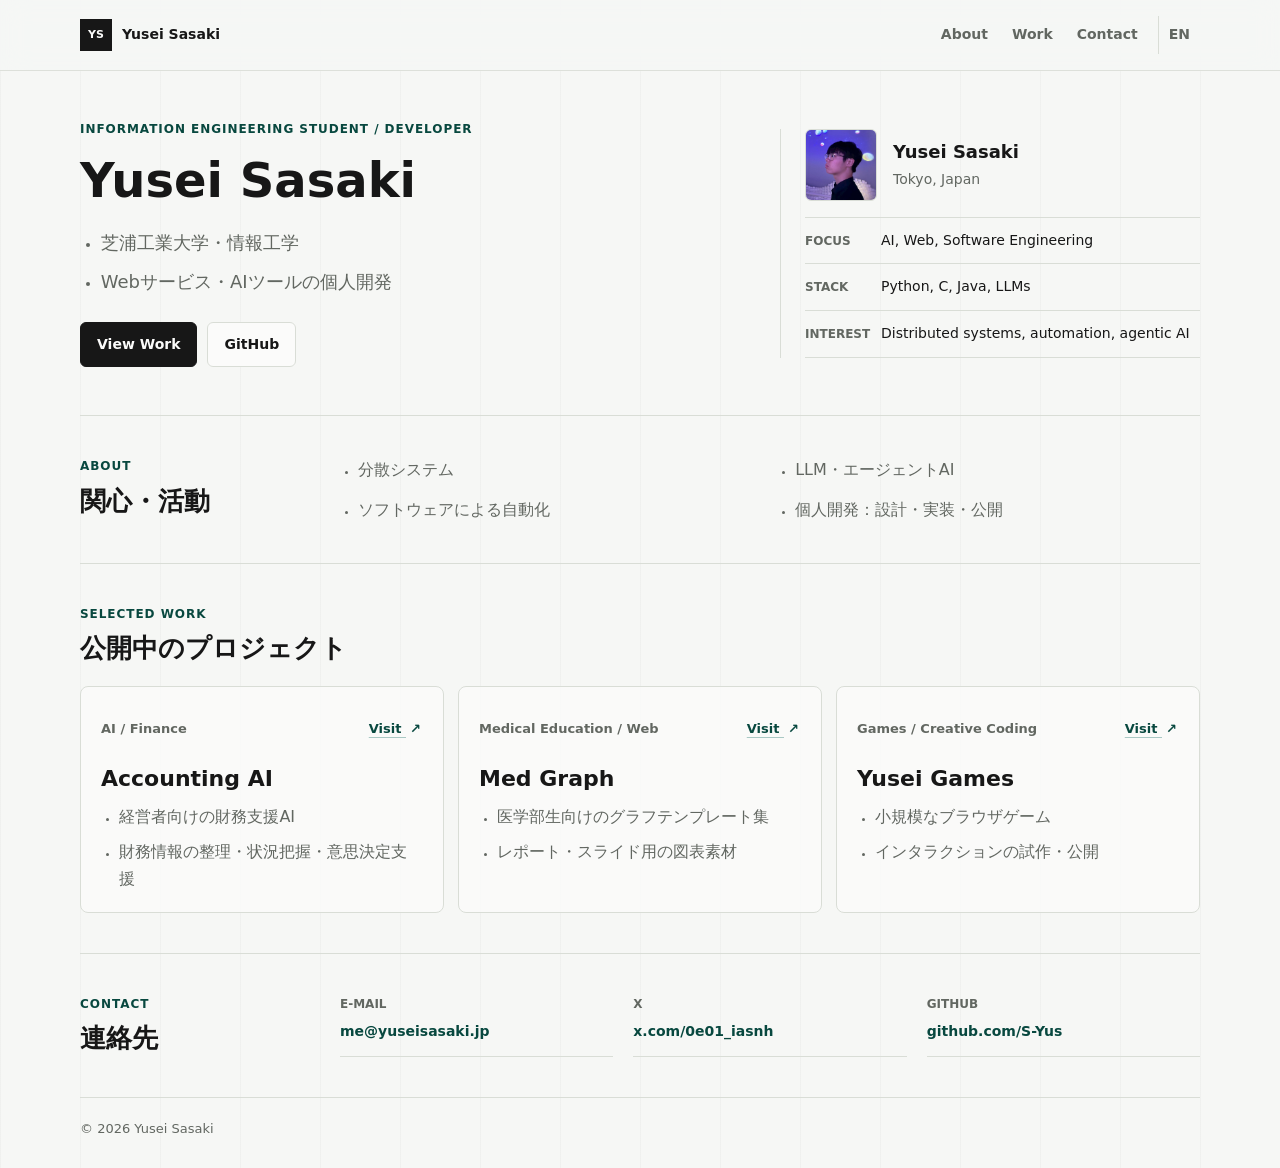
<file: index.html>
<!DOCTYPE html>
<html lang="ja">
<head>
  <meta charset="UTF-8" />
  <meta name="viewport" content="width=device-width, initial-scale=1.0" />
  <meta
    name="description"
    content="Yusei Sasakiのポートフォリオ。AI、Web開発、医療・教育領域のプロジェクトを掲載しています。"
  />
  <meta property="og:title" content="Yusei Sasaki | Portfolio" />
  <meta
    property="og:description"
    content="AI、Web開発、医療・教育領域を中心にした開発実績とプロフィール。"
  />
  <meta property="og:type" content="website" />
  <meta property="og:url" content="https://yuseisasaki.jp" />
  <title>Yusei Sasaki | Portfolio</title>
  <link rel="alternate" hreflang="ja" href="https://yuseisasaki.jp/" />
  <link rel="alternate" hreflang="en" href="https://yuseisasaki.jp/en.html" />
  <link rel="preconnect" href="https://github.com" />
  <link rel="stylesheet" href="style.css?v=20261114-3" />
</head>
<body>
  <div class="grid-signals" aria-hidden="true"><i></i><i></i><i></i></div>
  <header class="site-header">
    <a class="brand" href="#top" aria-label="Yusei Sasaki home">
      <span class="brand-mark">YS</span>
      <span>Yusei Sasaki</span>
    </a>
    <nav class="nav" aria-label="Primary navigation">
      <a href="#about">About</a>
      <a href="#work">Work</a>
      <a href="#contact">Contact</a>
      <a class="language-link" href="en.html" lang="en">EN</a>
    </nav>
  </header>

  <main id="top">
    <section class="hero" aria-labelledby="hero-title">
      <div class="hero-copy">
        <p class="eyebrow">Information Engineering Student / Developer</p>
        <h1 id="hero-title">Yusei Sasaki</h1>
        <ul class="fact-list lead">
          <li>芝浦工業大学・情報工学</li>
          <li>Webサービス・AIツールの個人開発</li>
        </ul>
        <div class="hero-actions" aria-label="Links">
          <a class="button primary" href="#work">View Work</a>
          <a class="button" href="https://github.com/S-Yus" target="_blank" rel="noopener noreferrer">
            GitHub
          </a>
        </div>
      </div>

      <aside class="profile-panel" aria-label="Profile summary">
        <img
          class="avatar"
          src="assets/profile.jpg"
          alt="Yusei Sasaki"
          width="96"
          height="96"
        />
        <div>
          <p class="profile-name">Yusei Sasaki</p>
          <p class="profile-text">Tokyo, Japan</p>
        </div>
        <dl class="facts">
          <div>
            <dt>Focus</dt>
            <dd>AI, Web, Software Engineering</dd>
          </div>
          <div>
            <dt>Stack</dt>
            <dd>Python, C, Java, LLMs</dd>
          </div>
          <div>
            <dt>Interest</dt>
            <dd>Distributed systems, automation, agentic AI</dd>
          </div>
        </dl>
      </aside>
    </section>

    <section id="about" class="section split-section">
      <div>
        <p class="section-label">About</p>
        <h2>関心・活動</h2>
      </div>
      <div class="section-body">
        <ul class="fact-list">
          <li>分散システム</li>
          <li>LLM・エージェントAI</li>
          <li>ソフトウェアによる自動化</li>
          <li>個人開発：設計・実装・公開</li>
        </ul>
      </div>
    </section>

    <section id="work" class="section">
      <div class="section-heading">
        <p class="section-label">Selected Work</p>
        <h2>公開中のプロジェクト</h2>
      </div>

      <div class="project-list">
        <article class="project-card">
          <div class="project-meta">
            <span>AI / Finance</span>
            <a href="https://accounting-ai.jp" target="_blank" rel="noopener noreferrer">Visit <span class="visit-arrow" aria-hidden="true">&#8599;</span></a>
          </div>
          <h3>Accounting AI</h3>
          <ul class="fact-list">
            <li>経営者向けの財務支援AI</li>
            <li>財務情報の整理・状況把握・意思決定支援</li>
          </ul>
        </article>

        <article class="project-card">
          <div class="project-meta">
            <span>Medical Education / Web</span>
            <a href="https://med-graph.com" target="_blank" rel="noopener noreferrer">Visit <span class="visit-arrow" aria-hidden="true">&#8599;</span></a>
          </div>
          <h3>Med Graph</h3>
          <ul class="fact-list">
            <li>医学部生向けのグラフテンプレート集</li>
            <li>レポート・スライド用の図表素材</li>
          </ul>
        </article>

        <article class="project-card">
          <div class="project-meta">
            <span>Games / Creative Coding</span>
            <a href="https://yusei-games.com" target="_blank" rel="noopener noreferrer">Visit <span class="visit-arrow" aria-hidden="true">&#8599;</span></a>
          </div>
          <h3>Yusei Games</h3>
          <ul class="fact-list">
            <li>小規模なブラウザゲーム</li>
            <li>インタラクションの試作・公開</li>
          </ul>
        </article>
      </div>
    </section>

    <section id="contact" class="section contact-section">
      <div>
        <p class="section-label">Contact</p>
        <h2>連絡先</h2>
      </div>
      <div class="contact-links">
        <a href="mailto:me@yuseisasaki.jp">
          <span>E-mail</span>
          me@yuseisasaki.jp
        </a>
        <a href="https://x.com/0e01_iasnh?s=11" target="_blank" rel="noopener noreferrer">
          <span>X</span>
          x.com/0e01_iasnh
        </a>
        <a href="https://github.com/S-Yus" target="_blank" rel="noopener noreferrer">
          <span>GitHub</span>
          github.com/S-Yus
        </a>
      </div>
    </section>
  </main>

  <footer class="footer">
    <p>&copy; <span id="year"></span> Yusei Sasaki</p>
  </footer>

  <script src="script.js?v=20261114-2"></script>
</body>
</html>
</file>
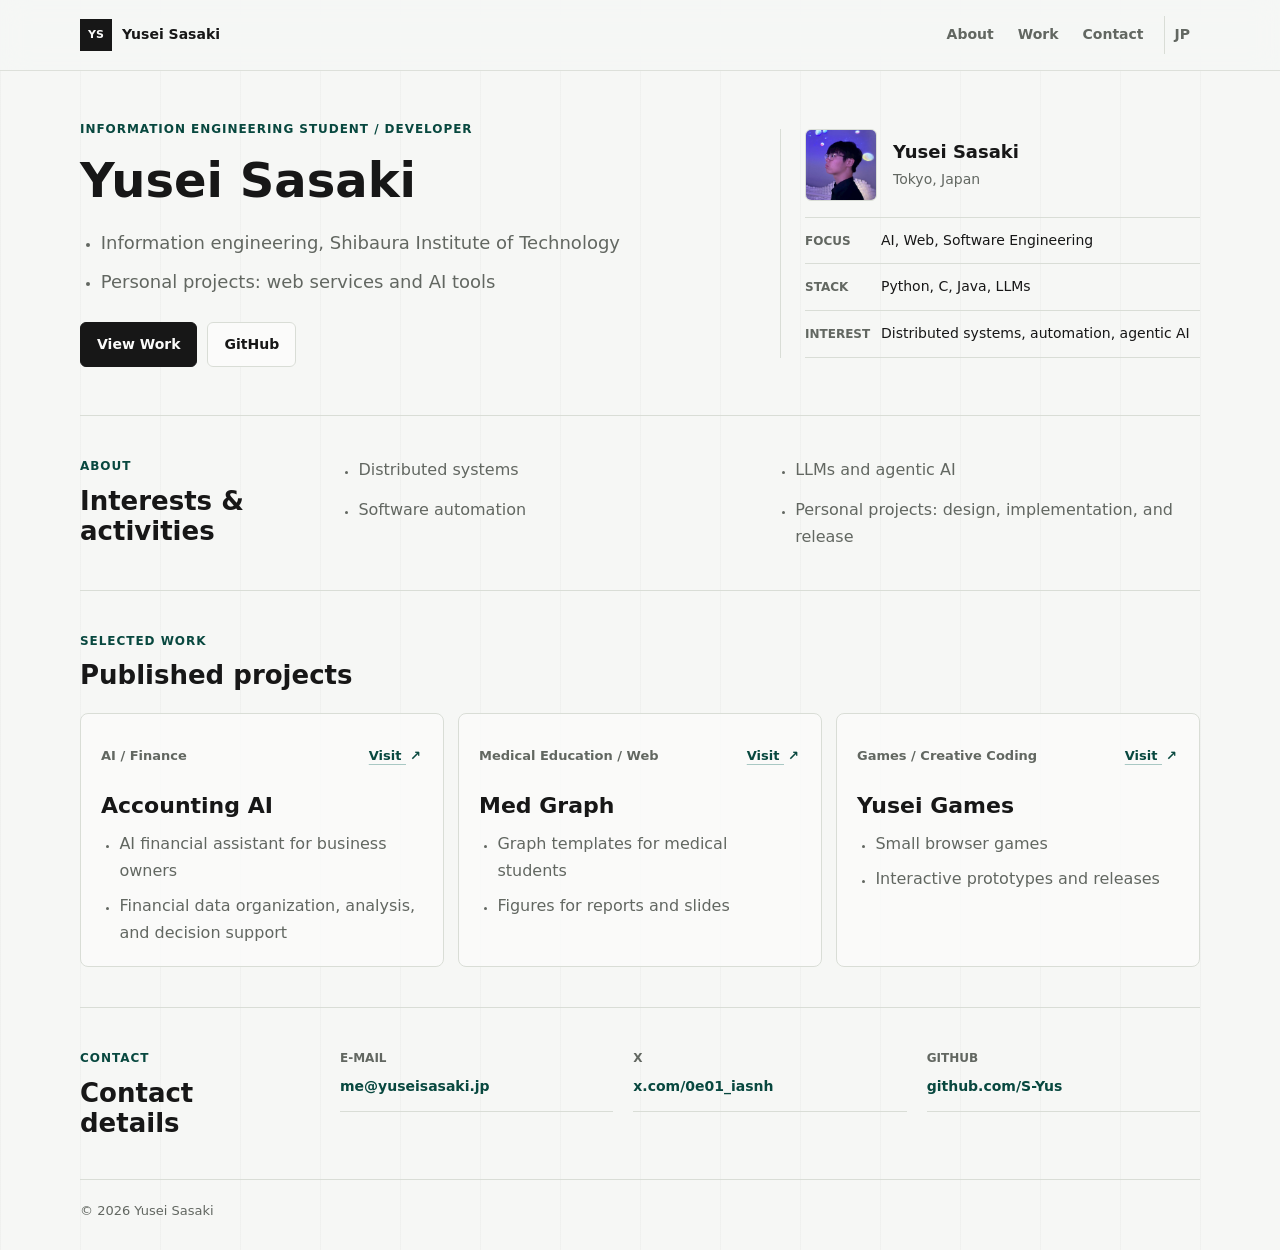
<file: en.html>
<!DOCTYPE html>
<html lang="en">
<head>
  <meta charset="UTF-8" />
  <meta name="viewport" content="width=device-width, initial-scale=1.0" />
  <meta
    name="description"
    content="Portfolio of Yusei Sasaki, an information engineering student building software around AI, web development, distributed systems, automation, and agentic AI."
  />
  <meta property="og:title" content="Yusei Sasaki | Portfolio" />
  <meta
    property="og:description"
    content="Selected work and profile of Yusei Sasaki, focused on AI, web, and software engineering."
  />
  <meta property="og:type" content="website" />
  <meta property="og:url" content="https://yuseisasaki.jp/en.html" />
  <title>Yusei Sasaki | Portfolio</title>
  <link rel="alternate" hreflang="ja" href="https://yuseisasaki.jp/" />
  <link rel="alternate" hreflang="en" href="https://yuseisasaki.jp/en.html" />
  <link rel="preconnect" href="https://github.com" />
  <link rel="stylesheet" href="style.css?v=20261114-3" />
</head>
<body>
  <div class="grid-signals" aria-hidden="true"><i></i><i></i><i></i></div>
  <header class="site-header">
    <a class="brand" href="#top" aria-label="Yusei Sasaki home">
      <span class="brand-mark">YS</span>
      <span>Yusei Sasaki</span>
    </a>
    <nav class="nav" aria-label="Primary navigation">
      <a href="#about">About</a>
      <a href="#work">Work</a>
      <a href="#contact">Contact</a>
      <a class="language-link" href="index.html" lang="ja">JP</a>
    </nav>
  </header>

  <main id="top">
    <section class="hero" aria-labelledby="hero-title">
      <div class="hero-copy">
        <p class="eyebrow">Information Engineering Student / Developer</p>
        <h1 id="hero-title">Yusei Sasaki</h1>
        <ul class="fact-list lead">
          <li>Information engineering, Shibaura Institute of Technology</li>
          <li>Personal projects: web services and AI tools</li>
        </ul>
        <div class="hero-actions" aria-label="Links">
          <a class="button primary" href="#work">View Work</a>
          <a class="button" href="https://github.com/S-Yus" target="_blank" rel="noopener noreferrer">
            GitHub
          </a>
        </div>
      </div>

      <aside class="profile-panel" aria-label="Profile summary">
        <img
          class="avatar"
          src="assets/profile.jpg"
          alt="Yusei Sasaki"
          width="96"
          height="96"
        />
        <div>
          <p class="profile-name">Yusei Sasaki</p>
          <p class="profile-text">Tokyo, Japan</p>
        </div>
        <dl class="facts">
          <div>
            <dt>Focus</dt>
            <dd>AI, Web, Software Engineering</dd>
          </div>
          <div>
            <dt>Stack</dt>
            <dd>Python, C, Java, LLMs</dd>
          </div>
          <div>
            <dt>Interest</dt>
            <dd>Distributed systems, automation, agentic AI</dd>
          </div>
        </dl>
      </aside>
    </section>

    <section id="about" class="section split-section">
      <div>
        <p class="section-label">About</p>
        <h2>Interests &amp; activities</h2>
      </div>
      <div class="section-body">
        <ul class="fact-list">
          <li>Distributed systems</li>
          <li>LLMs and agentic AI</li>
          <li>Software automation</li>
          <li>Personal projects: design, implementation, and release</li>
        </ul>
      </div>
    </section>

    <section id="work" class="section">
      <div class="section-heading">
        <p class="section-label">Selected Work</p>
        <h2>Published projects</h2>
      </div>

      <div class="project-list">
        <article class="project-card">
          <div class="project-meta">
            <span>AI / Finance</span>
            <a href="https://accounting-ai.jp" target="_blank" rel="noopener noreferrer">Visit <span class="visit-arrow" aria-hidden="true">&#8599;</span></a>
          </div>
          <h3>Accounting AI</h3>
          <ul class="fact-list">
            <li>AI financial assistant for business owners</li>
            <li>Financial data organization, analysis, and decision support</li>
          </ul>
        </article>

        <article class="project-card">
          <div class="project-meta">
            <span>Medical Education / Web</span>
            <a href="https://med-graph.com" target="_blank" rel="noopener noreferrer">Visit <span class="visit-arrow" aria-hidden="true">&#8599;</span></a>
          </div>
          <h3>Med Graph</h3>
          <ul class="fact-list">
            <li>Graph templates for medical students</li>
            <li>Figures for reports and slides</li>
          </ul>
        </article>

        <article class="project-card">
          <div class="project-meta">
            <span>Games / Creative Coding</span>
            <a href="https://yusei-games.com" target="_blank" rel="noopener noreferrer">Visit <span class="visit-arrow" aria-hidden="true">&#8599;</span></a>
          </div>
          <h3>Yusei Games</h3>
          <ul class="fact-list">
            <li>Small browser games</li>
            <li>Interactive prototypes and releases</li>
          </ul>
        </article>
      </div>
    </section>

    <section id="contact" class="section contact-section">
      <div>
        <p class="section-label">Contact</p>
        <h2>Contact details</h2>
      </div>
      <div class="contact-links">
        <a href="mailto:me@yuseisasaki.jp">
          <span>E-mail</span>
          me@yuseisasaki.jp
        </a>
        <a href="https://x.com/0e01_iasnh?s=11" target="_blank" rel="noopener noreferrer">
          <span>X</span>
          x.com/0e01_iasnh
        </a>
        <a href="https://github.com/S-Yus" target="_blank" rel="noopener noreferrer">
          <span>GitHub</span>
          github.com/S-Yus
        </a>
      </div>
    </section>
  </main>

  <footer class="footer">
    <p>&copy; <span id="year"></span> Yusei Sasaki</p>
  </footer>

  <script src="script.js?v=20261114-2"></script>
</body>
</html>
</file>
<file: style.css>
:root {
  --bg: #f6f7f5;
  --surface: #fbfbfa;
  --surface-strong: #ffffff;
  --ink: #171717;
  --muted: #626761;
  --line: #d9ddd6;
  --accent: #0f6b5f;
  --accent-dark: #08483f;
  --shadow: 0 18px 50px rgba(17, 24, 22, 0.08);
}

* {
  box-sizing: border-box;
}

html {
  scroll-behavior: smooth;
  scroll-padding-top: var(--anchor-offset, 96px);
}

body {
  isolation: isolate;
  margin: 0;
  font-family: Inter, ui-sans-serif, system-ui, -apple-system, BlinkMacSystemFont, "Segoe UI", sans-serif;
  color: var(--ink);
  background:
    linear-gradient(90deg, rgba(23, 23, 23, 0.026) 1px, transparent 1px),
    var(--bg);
  background-size: 80px 80px;
  line-height: 1.7;
  text-rendering: optimizeLegibility;
}

img {
  display: block;
  max-width: 100%;
}

a {
  color: inherit;
  text-decoration: none;
}

a:focus-visible,
button:focus-visible {
  outline: 3px solid rgba(15, 107, 95, 0.28);
  outline-offset: 3px;
}

.site-header {
  position: sticky;
  top: 0;
  z-index: 20;
  display: flex;
  align-items: center;
  justify-content: space-between;
  gap: 24px;
  padding: 16px max(24px, calc((100vw - 1120px) / 2));
  background: rgba(246, 247, 245, 0.9);
  border-bottom: 1px solid rgba(217, 221, 214, 0.86);
  backdrop-filter: blur(14px);
}

.brand {
  display: inline-flex;
  align-items: center;
  gap: 10px;
  min-width: max-content;
  font-size: 14px;
  font-weight: 700;
}

.brand-mark {
  display: grid;
  place-items: center;
  width: 32px;
  height: 32px;
  border: 1px solid var(--ink);
  background: var(--ink);
  color: var(--surface);
  font-size: 11px;
}

.nav {
  display: flex;
  align-items: center;
  gap: 4px;
}

.nav a {
  position: relative;
  padding: 7px 10px;
  color: var(--muted);
  font-size: 14px;
  font-weight: 600;
}

.nav a:hover {
  color: var(--ink);
}

.nav a[aria-current="location"] {
  color: var(--accent-dark);
}

.nav a[href^="#"]::after {
  content: "";
  position: absolute;
  bottom: 1px;
  left: 10px;
  right: 10px;
  height: 2px;
  background: var(--accent);
  transform: scaleX(0);
  transform-origin: left;
  transition: transform 180ms ease;
}

.nav a[aria-current="location"]::after {
  transform: scaleX(1);
}

.language-link {
  margin-left: 6px;
  border-left: 1px solid var(--line);
  padding-left: 16px;
}

main {
  position: relative;
  z-index: 1;
  width: min(1120px, calc(100% - 48px));
  margin: 0 auto;
}

.hero {
  display: grid;
  grid-template-columns: minmax(0, 1fr) 360px;
  gap: 64px;
  align-items: center;
  padding: 112px 0 88px;
}

.hero-copy {
  max-width: 720px;
}

.eyebrow,
.section-label {
  margin: 0 0 14px;
  color: var(--accent-dark);
  font-size: 12px;
  font-weight: 800;
  letter-spacing: 0.08em;
  text-transform: uppercase;
  word-break: keep-all;
}

.hero h1,
.section h2 {
  margin: 0;
  max-width: 760px;
  font-weight: 760;
  line-height: 1.15;
}

.hero h1 {
  font-size: 56px;
  max-width: 720px;
}

.fact-list {
  display: grid;
  gap: 8px;
  margin: 0;
  padding-left: 1.15em;
  color: var(--muted);
  list-style-type: disc;
}

.fact-list li::marker {
  color: var(--muted);
  font-size: 0.7em;
}

.lead {
  max-width: 670px;
  margin: 28px 0 0;
  color: var(--muted);
  font-size: 18px;
}

.hero-actions {
  display: flex;
  flex-wrap: wrap;
  gap: 10px;
  margin-top: 34px;
}

.button {
  display: inline-flex;
  align-items: center;
  justify-content: center;
  min-height: 44px;
  padding: 10px 16px;
  border: 1px solid var(--line);
  border-radius: 6px;
  background: var(--surface);
  color: var(--ink);
  font-size: 14px;
  font-weight: 750;
  transition: border-color 160ms ease, background 160ms ease, color 160ms ease, transform 160ms ease;
}

.button:hover {
  border-color: var(--ink);
  transform: translateY(-1px);
}

.button.primary {
  border-color: var(--ink);
  background: var(--ink);
  color: var(--surface);
}

.button.primary:hover {
  background: var(--accent-dark);
  border-color: var(--accent-dark);
}

.profile-panel {
  padding: 22px;
  border: 1px solid var(--line);
  border-radius: 8px;
  background: rgba(251, 251, 250, 0.9);
  box-shadow: var(--shadow);
}

.avatar {
  width: 96px;
  height: 96px;
  border-radius: 6px;
  border: 1px solid var(--line);
  background: var(--surface-strong);
  object-fit: cover;
}

.profile-name {
  margin: 18px 0 0;
  font-size: 18px;
  font-weight: 780;
}

.profile-text {
  margin: 0;
  color: var(--muted);
  font-size: 14px;
}

.facts {
  display: grid;
  gap: 0;
  margin: 22px 0 0;
  border-top: 1px solid var(--line);
}

.facts div {
  padding: 14px 0;
  border-bottom: 1px solid var(--line);
}

.facts dt {
  color: var(--muted);
  font-size: 12px;
  font-weight: 750;
  text-transform: uppercase;
}

.facts dd {
  margin: 4px 0 0;
  font-size: 14px;
  line-height: 1.55;
  word-break: keep-all;
}

.section {
  padding: 78px 0;
  border-top: 1px solid var(--line);
}

.split-section,
.contact-section {
  display: grid;
  grid-template-columns: 0.86fr 1fr;
  gap: 64px;
}

.section h2 {
  font-size: 34px;
}

.section-body {
  display: grid;
  gap: 18px;
}

.section-heading {
  margin-bottom: 28px;
}

.project-list {
  display: grid;
  gap: 14px;
}

.project-card {
  position: relative;
  padding: 24px;
  border: 1px solid var(--line);
  border-radius: 8px;
  background: rgba(251, 251, 250, 0.82);
  transition: border-color 160ms ease, background 160ms ease;
}

.project-card:focus-within,
.project-card:active {
  border-color: rgba(23, 23, 23, 0.55);
  background: var(--surface-strong);
}

.project-card::before {
  content: "";
  position: absolute;
  top: 20px;
  bottom: 20px;
  left: -1px;
  width: 2px;
  background: var(--accent);
  transform: scaleY(0);
  transform-origin: top;
  transition: transform 220ms ease;
  pointer-events: none;
}

.visit-arrow {
  display: inline-block;
  width: 1em;
  margin-left: 4px;
  transition: transform 180ms ease;
}

.project-card:focus-within::before,
.project-card:active::before {
  transform: scaleY(1);
}

.project-card:focus-within .visit-arrow,
.project-card:active .visit-arrow {
  transform: translate(2px, -2px);
}

@media (hover: hover) and (pointer: fine) {
  .project-card:hover {
    border-color: rgba(23, 23, 23, 0.55);
    background: var(--surface-strong);
  }

  .project-card:hover::before {
    transform: scaleY(1);
  }

  .project-card:hover .visit-arrow {
    transform: translate(2px, -2px);
  }
}

.project-meta {
  display: flex;
  align-items: center;
  justify-content: space-between;
  gap: 16px;
  margin-bottom: 18px;
  color: var(--muted);
  font-size: 13px;
  font-weight: 700;
  word-break: keep-all;
}

.project-meta a {
  color: var(--accent-dark);
  text-decoration: underline;
  text-decoration-color: rgba(15, 107, 95, 0.34);
  text-underline-offset: 4px;
}

.project-card h3 {
  margin: 0;
  font-size: 24px;
  line-height: 1.25;
}

.project-card .fact-list {
  max-width: 760px;
  margin: 10px 0 0;
  color: var(--muted);
}

.contact-links {
  display: grid;
  align-content: start;
  gap: 12px;
}

.contact-links a {
  display: flex;
  align-items: center;
  justify-content: space-between;
  gap: 18px;
  min-height: 52px;
  padding: 12px 0;
  border-bottom: 1px solid var(--line);
  color: var(--accent-dark);
  font-weight: 750;
}

.contact-links span {
  min-width: 72px;
  color: var(--muted);
  font-size: 12px;
  font-weight: 800;
  text-transform: uppercase;
  word-break: keep-all;
}

.contact-links a::after {
  content: "open";
  color: var(--muted);
  font-size: 12px;
  font-weight: 700;
  text-transform: uppercase;
}

.footer {
  position: relative;
  z-index: 1;
  width: min(1120px, calc(100% - 48px));
  margin: 0 auto;
  padding: 28px 0 42px;
  border-top: 1px solid var(--line);
  color: var(--muted);
  font-size: 13px;
}

.footer p {
  margin: 0;
}

@media (min-width: 901px) {
  .hero {
    grid-template-columns: minmax(0, 1fr) 420px;
    gap: 48px;
    padding: 48px 0;
  }

  .hero h1 { font-size: 48px; }
  .lead { margin-top: 20px; }
  .hero-actions { margin-top: 24px; }

  .profile-panel {
    display: grid;
    grid-template-columns: 72px minmax(0, 1fr);
    align-items: center;
    gap: 16px;
    padding: 0 0 0 24px;
    border: 0;
    border-left: 1px solid var(--line);
    border-radius: 0;
    background: none;
    box-shadow: none;
  }

  .avatar { width: 72px; height: 72px; }
  .profile-name { margin: 0; }

  .facts {
    grid-column: 1 / -1;
    margin: 0;
  }

  .facts div {
    display: grid;
    grid-template-columns: 64px minmax(0, 1fr);
    gap: 12px;
    align-items: baseline;
    padding: 12px 0;
  }

  .facts dd { margin: 0; }
  .section { padding: 40px 0; }
  .section h2 { font-size: 26px; }
  .section-label { margin-bottom: 10px; }
  .section-heading { margin-bottom: 22px; }

  .split-section,
  .contact-section {
    grid-template-columns: 220px minmax(0, 1fr);
    gap: 40px;
    align-items: start;
  }

  .section-body .fact-list {
    grid-template-columns: repeat(2, minmax(0, 1fr));
    column-gap: 32px;
    row-gap: 12px;
  }

  .project-list { grid-template-columns: repeat(3, minmax(0, 1fr)); }
  .project-card { padding: 20px; }
  .project-card h3 { font-size: 22px; }
  .project-meta { min-height: 44px; gap: 12px; margin-bottom: 14px; }
  .project-meta a { flex-shrink: 0; }

  .contact-links {
    grid-template-columns: repeat(3, minmax(0, 1fr));
    gap: 20px;
  }

  .contact-links a {
    min-width: 0;
    flex-direction: column;
    align-items: flex-start;
    justify-content: flex-start;
    gap: 6px;
    padding: 0 0 12px;
    font-size: 14px;
    overflow-wrap: anywhere;
  }

  .contact-links a::after { display: none; }
  .footer { padding: 20px 0 28px; }
}

@media (max-width: 900px) {
  .hero,
  .split-section,
  .contact-section {
    grid-template-columns: 1fr;
    gap: 34px;
  }

  .hero {
    min-height: auto;
    padding: 72px 0 64px;
  }

  .profile-panel {
    max-width: 520px;
  }

  .hero h1 {
    font-size: 48px;
  }
}

@media (max-width: 620px) {
  html {
    scroll-padding-top: var(--anchor-offset, 136px);
  }

  .nav a[href^="#"]::after {
    left: 0;
    right: 0;
  }
  .site-header {
    align-items: flex-start;
    flex-direction: column;
    gap: 12px;
    padding: 14px 20px;
  }

  .nav {
    width: 100%;
    justify-content: space-between;
  }

  .nav a {
    padding-inline: 0;
  }

  .language-link {
    margin-left: 0;
    border-left: 0;
    padding-left: 0;
  }

  main,
  .footer {
    width: min(100% - 32px, 1120px);
  }

  .hero {
    padding-top: 54px;
  }

  .hero h1 {
    font-size: 38px;
  }

  .section {
    padding: 58px 0;
  }

  .section h2 {
    font-size: 28px;
  }

  .project-card {
    padding: 20px;
  }

  .project-meta {
    align-items: flex-start;
    flex-direction: column;
    gap: 8px;
  }

  .contact-links a {
    align-items: flex-start;
    flex-direction: column;
    gap: 4px;
  }
}

.grid-signals {
  position: fixed;
  inset: 0;
  overflow: hidden;
  z-index: 0;
  pointer-events: none;
}

.grid-signals i {
  position: absolute;
  top: 0;
  left: 80px;
  width: 1px;
  height: 100px;
  background: linear-gradient(transparent, rgba(15, 107, 95, 0.35), transparent);
  opacity: 0;
}

.grid-signals i:nth-child(2) {
  left: 320px;
  animation-delay: 100ms;
}

.grid-signals i:nth-child(3) {
  left: 800px;
  animation-delay: 200ms;
}

@keyframes grid-pass {
  0% { transform: translateY(-100px); opacity: 0; }
  15%, 65% { opacity: 1; }
  100% { transform: translateY(85vh); opacity: 0; }
}

@keyframes intro-enter {
  from { opacity: 0.35; transform: translateY(8px); }
  to { opacity: 1; transform: translateY(0); }
}

@media (prefers-reduced-motion: no-preference) {
  .grid-signals i {
    animation-name: grid-pass;
    animation-duration: 1000ms;
    animation-timing-function: ease-out;
    animation-fill-mode: both;
  }

  .hero h1,
  .hero .lead,
  .hero-actions,
  .profile-panel {
    animation: intro-enter 360ms ease-out backwards;
  }

  .hero .lead { animation-delay: 60ms; }
  .hero-actions { animation-delay: 120ms; }
  .profile-panel { animation-delay: 180ms; }
}

@media (prefers-reduced-motion: reduce) {
  html { scroll-behavior: auto; }

  .nav a::after,
  .button,
  .project-card,
  .project-card::before,
  .visit-arrow {
    transition: none;
  }
}
</file>
